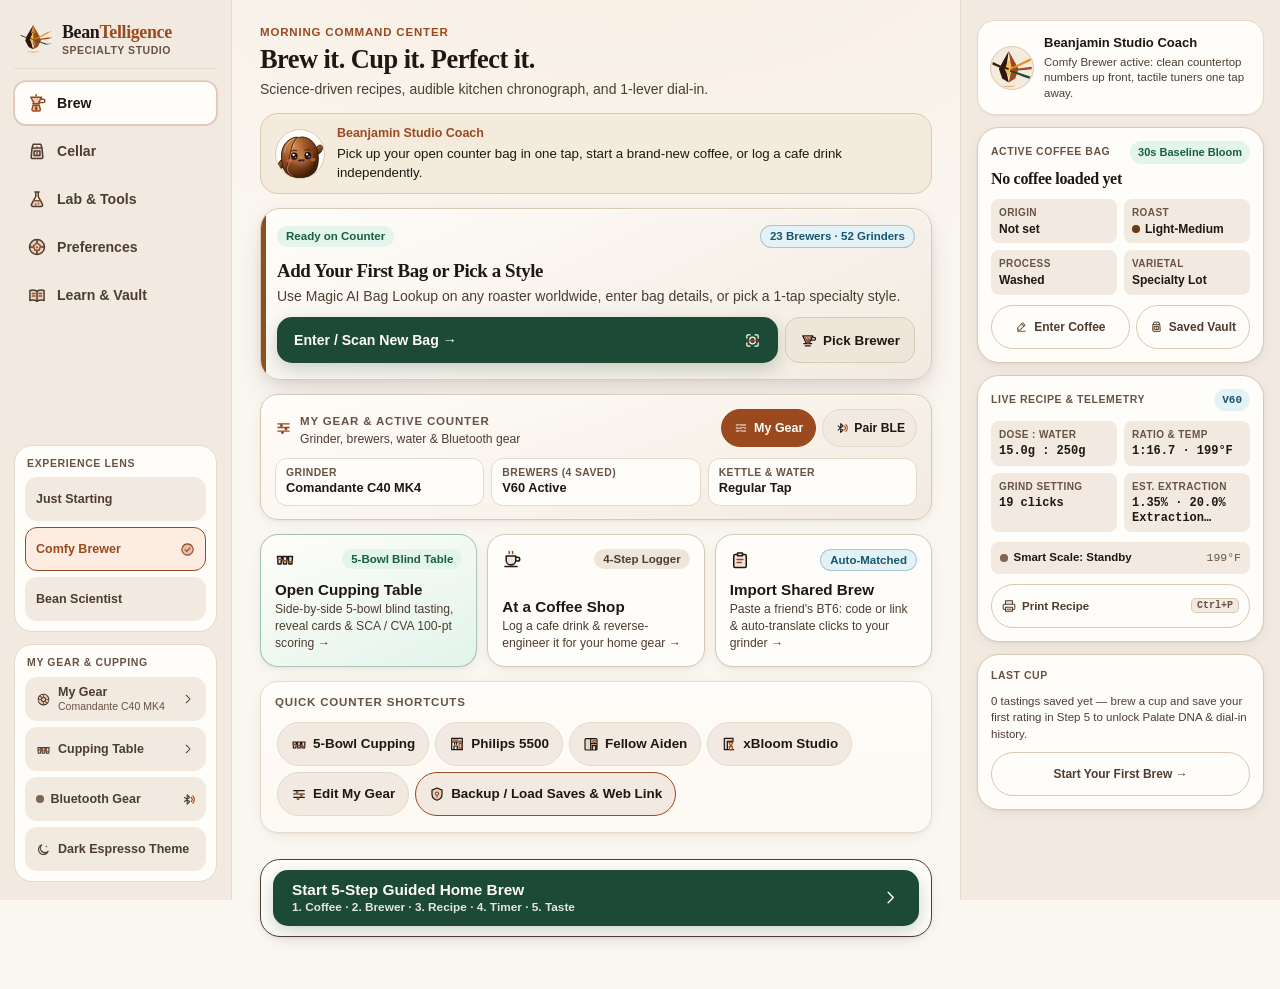
<file: mobile/www/index.html>
<!doctype html>
<html lang="en" data-science-lens="hybrid" data-lens="comfy">
<head>
<meta charset="utf-8">
<meta name="viewport" content="width=device-width, initial-scale=1, viewport-fit=cover, interactive-widget=resizes-content">
<meta http-equiv="Content-Security-Policy" content="default-src 'self' data: blob:; script-src 'self' 'unsafe-inline'; style-src 'self' 'unsafe-inline'; img-src 'self' data: blob:; font-src 'self' data:; connect-src 'self' https: http://localhost:* http://127.0.0.1:* http://192.168.*:* http://10.*:* http://172.*:*; object-src 'none'; base-uri 'self';">
<meta name="theme-color" id="metaThemeLight" content="#FAF6F0" media="(prefers-color-scheme: light)">
<meta name="theme-color" id="metaThemeDark" content="#13100E" media="(prefers-color-scheme: dark)">
<meta name="mobile-web-app-capable" content="yes">
<meta name="apple-mobile-web-app-capable" content="yes">
<meta name="apple-mobile-web-app-status-bar-style" content="black-translucent">
<meta name="apple-mobile-web-app-title" content="BeanTelligence">
<meta name="application-name" content="BeanTelligence">
<meta name="description" content="BeanTelligence v7.6 — Research-calibrated specialty coffee recipe physics, effortless 10-second tasting review, 2-coffee blend physics, guided audible kitchen timer, 15-family Web Bluetooth telemetry, and Empirical Bayes palate modeling.">
<meta name="referrer" content="no-referrer">
<meta property="og:type" content="website">
<meta property="og:site_name" content="BeanTelligence">
<meta property="og:title" content="BeanTelligence — Specialty Coffee Science &amp; Sensory Studio">
<meta property="og:description" content="Research-calibrated brew recipes, effortless 10-second tasting review, 15-family Bluetooth scales &amp; smart coffee gear, 5-bowl blind cupping, and Empirical Bayes palate modeling.">
<meta property="og:image" content="./icons/og-beanjamin.png">
<meta property="og:image:width" content="1200">
<meta property="og:image:height" content="630">
<meta property="og:image:alt" content="Beanjamin mascot and BeanTelligence Specialty Coffee Science &amp; Sensory Studio">
<meta name="twitter:card" content="summary_large_image">
<meta name="twitter:title" content="BeanTelligence — Specialty Coffee Science &amp; Sensory Studio">
<meta name="twitter:description" content="Research-calibrated brew recipes, Bluetooth scales &amp; smart coffee gear, and effortless tasting dial-in.">
<meta name="twitter:image" content="./icons/og-beanjamin.png">
<link rel="manifest" href="./manifest.webmanifest">
<link rel="apple-touch-icon" sizes="180x180" href="./icons/icon-180.png">
<link rel="icon" type="image/svg+xml" href="data:image/svg+xml,%3Csvg xmlns='http://www.w3.org/2000/svg' viewBox='0 0 64 64'%3E%3Crect width='64' height='64' rx='15' fill='%23130E0B'/%3E%3Cellipse cx='32' cy='33' rx='20' ry='24' fill='%239A4A1E' stroke='%23F6BE58' stroke-width='2'/%3E%3Cpath d='M16 26C19 14 29 10 39 11C45 12 49 17 50 24C44 19 37 17 31 18C24 19 19 22 16 26Z' fill='%23F6BE58'/%3E%3Cpath d='M33 10C29 22 35 42 30 56' fill='none' stroke='%233A1A0B' stroke-width='3.2' stroke-linecap='round'/%3E%3Ccircle cx='24' cy='33' r='4.6' fill='%23FFFDF9'/%3E%3Ccircle cx='40' cy='33' r='4.6' fill='%23FFFDF9'/%3E%3Ccircle cx='24.6' cy='33.4' r='2.4' fill='%231B0E08'/%3E%3Ccircle cx='40.6' cy='33.4' r='2.4' fill='%231B0E08'/%3E%3Ccircle cx='25.4' cy='32.4' r='0.9' fill='%23FFFDF9'/%3E%3Ccircle cx='41.4' cy='32.4' r='0.9' fill='%23FFFDF9'/%3E%3Cpath d='M26 42Q32 47 38 42' fill='none' stroke='%23FFF6E5' stroke-width='2.4' stroke-linecap='round'/%3E%3C/svg%3E">
<link rel="icon" type="image/png" sizes="192x192" href="./icons/icon-192.png">
<link rel="icon" type="image/png" sizes="64x64" href="./icons/icon-64.png">
<link rel="shortcut icon" href="./icons/icon-192.png">
<title>BeanTelligence v7.6 — Specialty Coffee Science &amp; Sensory Studio</title>
<link rel="stylesheet" href="./styles.css">

</head>
<body>
<a href="#mount" class="bt-skip-link" id="skipLink">Skip to workspace</a>

<svg id="bt-svg-defs" width="0" height="0" style="position:fixed;width:0;height:0;pointer-events:none;overflow:hidden" aria-hidden="true" focusable="false" xmlns="http://www.w3.org/2000/svg">
  <symbol id="bt-mark" viewBox="0 0 200 200">
    <g transform="translate(100 100) scale(0.215) translate(-518 -500)">
      <path d="M 444 136 L 274 422 L 236 548 L 324 712 L 444 776 L 382 536 L 444 308 Z" fill="var(--bt-prism-left, #2E160B)"/>
      <path d="M 444 136 L 614 422 L 652 548 L 564 712 L 444 776 L 506 536 L 444 308 Z" fill="var(--bt-prism-right, #9A4A1E)"/>
      <path d="M 444 136 L 382 356 L 444 308 L 506 356 Z" fill="var(--bt-prism-crown, #D98B26)"/>
      <path d="M 444 308 L 444 684 L 358 514 Z" fill="var(--bt-prism-heart, #F6BE58)"/>
      <path d="M 444 308 L 530 514 L 444 684 Z" fill="var(--bt-prism-right, #9A4A1E)" fill-opacity="0.88"/>
      <path d="M 118 392 L 266 456 L 444 504 L 444 522 L 258 476 L 110 412 Z" fill="var(--bt-prism-beam, #381C0D)"/>
      <path d="M 452 500 C 552 480 652 424 756 358 C 814 322 864 306 908 304 C 872 334 820 362 762 398 C 664 458 564 500 452 514 Z" fill="var(--bt-prism-wave1, #E09224)"/>
      <path d="M 456 510 C 572 508 688 488 798 468 C 846 460 888 460 924 468 C 886 488 842 498 792 506 C 684 522 572 528 456 524 Z" fill="var(--bt-prism-wave2, #9A4A1E)"/>
      <path d="M 450 522 C 558 540 664 580 762 612 C 814 628 862 632 902 622 C 864 650 810 656 752 638 C 654 608 554 560 450 536 Z" fill="var(--bt-prism-wave3, #1C4A36)"/>
      <circle cx="912" cy="303" r="12" fill="var(--bt-prism-wave1, #E09224)"/>
      <circle cx="928" cy="468" r="11" fill="var(--bt-prism-wave2, #9A4A1E)"/>
      <circle cx="906" cy="621" r="11" fill="var(--bt-prism-wave3, #1C4A36)"/>
      <path d="M 256 826 C 334 868 554 868 632 826 C 552 848 336 848 256 826 Z" fill="var(--bt-prism-crown, #D98B26)"/>
    </g>
  </symbol>
  <symbol id="bt-medal" viewBox="0 0 120 120">
    <circle cx="60" cy="60" r="54" fill="var(--bj-stage-bg, #F4EBDD)" stroke="var(--bt-prism-crown, #D98B26)" stroke-width="3"/>
    <circle cx="60" cy="60" r="46" fill="none" stroke="var(--bt-prism-crown, #D98B26)" stroke-width="1.4" stroke-dasharray="2 4" opacity="0.65"/>
    <use href="#bt-mark" x="18" y="18" width="84" height="84"/>
  </symbol>
  <symbol id="bt-badge" viewBox="0 0 400 356">
    <rect x="24" y="18" width="352" height="320" rx="36" fill="var(--card, #FFFDF9)" stroke="var(--line, #D8C8B6)" stroke-width="2"/>
    <circle cx="200" cy="142" r="82" fill="var(--bj-stage-bg, #F4EBDD)" stroke="var(--bj-stage-border, #DCC9B0)" stroke-width="1.5"/>
    <use href="#bt-mark" x="122" y="64" width="156" height="156"/>
    <text x="200" y="268" text-anchor="middle" font-family="Lora, Georgia, serif" font-weight="700" font-size="30" letter-spacing="-0.5" fill="var(--bt-wordmark-bean, #1F1712)">Bean<tspan fill="var(--bt-wordmark-accent, #9A4A1E)">Telligence</tspan></text>
    <text x="200" y="296" text-anchor="middle" font-family="Plus Jakarta Sans, -apple-system, sans-serif" font-weight="600" font-size="12.5" letter-spacing="1.2" fill="var(--bt-wordmark-sub, #685244)">A LITTLE SCIENCE, A LOT OF DELICIOUS.</text>
  </symbol>
</svg>

<div id="app-shell">
  <aside id="side-nav" aria-label="Studio Navigation">
    <div class="bt-rail-top-group">
      <button type="button" class="bt-rail-wordmark" id="rail-wordmark-btn" aria-label="BeanTelligence Home"></button>
      <nav class="bt-rail-nav" id="rail-tabs" aria-label="Primary Studio Tabs"></nav>
    </div>
    <div class="bt-rail-bottom-group">
      <div class="bt-rail-box" id="rail-lens-box" role="group" aria-label="Experience Lens"></div>
      <div class="bt-rail-box" id="rail-footer"></div>
    </div>
  </aside>

  <div class="bt-center-stage" id="center-stage">
    <header id="top-chrome" role="banner">
      <div class="bt-top-left">
        <button type="button" class="bt-top-brand" id="top-brand-btn" aria-label="BeanTelligence Home"></button>
      </div>
      <div class="bt-top-right">
        <div class="bt-lens-seg" id="top-lens-seg" role="group" aria-label="Experience Lens">
          <button type="button" data-lens-mode="starter" aria-pressed="false" title="Just Starting — warm plain English">Start</button>
          <button type="button" data-lens-mode="comfy" aria-pressed="true" title="Comfy Brewer — everyday specialty">Comfy</button>
          <button type="button" data-lens-mode="scientist" aria-pressed="false" title="Bean Scientist — full %TDS, %EY and citations">Sci</button>
        </div>
        <button type="button" class="bt-chrome-pill bt-gear-btn" id="top-gear-pill" aria-label="My Gear and Brewers Setup"></button>
        <button type="button" class="bt-chrome-pill bt-ble-dot-btn" id="top-ble-pill" aria-label="Bluetooth and Workflow Sensors">
          <span class="bt-status-dot" id="top-ble-dot"></span>
        </button>
        <button type="button" class="bt-icon-btn" id="top-theme-btn" aria-label="Toggle Light or Dark theme"></button>
      </div>
    </header>

    <div class="bt-workspace" id="workspace-grid">
      <main id="mount" tabindex="-1"></main>
      <div id="detail-pane" role="region" aria-label="Selected Detail Inspector"></div>
    </div>

    <div id="cta-shelf" class="bt-cta-shelf" hidden></div>
  </div>

  <aside id="studio-aside" aria-label="Live Telemetry and Beanjamin Studio Coach"></aside>

  <nav id="bottom-dock" aria-label="Primary Tabs"></nav>
</div>

<div id="sheet-backdrop" hidden aria-hidden="true"></div>
<section id="sheet" role="dialog" aria-modal="true" aria-labelledby="sheet-title" tabindex="-1" data-detent="half" hidden>
  <div class="bt-sheet-grab-zone" id="sheet-grab-zone" aria-hidden="true">
    <span class="bt-sheet-grab-pill"></span>
  </div>
  <header class="bt-sheet-header">
    <h2 class="bt-sheet-title" id="sheet-title">Studio</h2>
    <button type="button" class="bt-sheet-close" id="sheet-close-btn" aria-label="Close sheet"></button>
  </header>
  <div class="bt-sheet-body" id="sheet-body"></div>
</section>

<div id="keypad-host" hidden></div>
<div id="xray-loupe" role="tooltip" hidden></div>
<div id="toast-host" role="status" aria-live="polite" aria-atomic="true"></div>

<script src="./bt-core.js"></script>
<script src="./bt-platform.js"></script>
<script src="./bt-ui.js"></script>
</body>
</html>
</file>
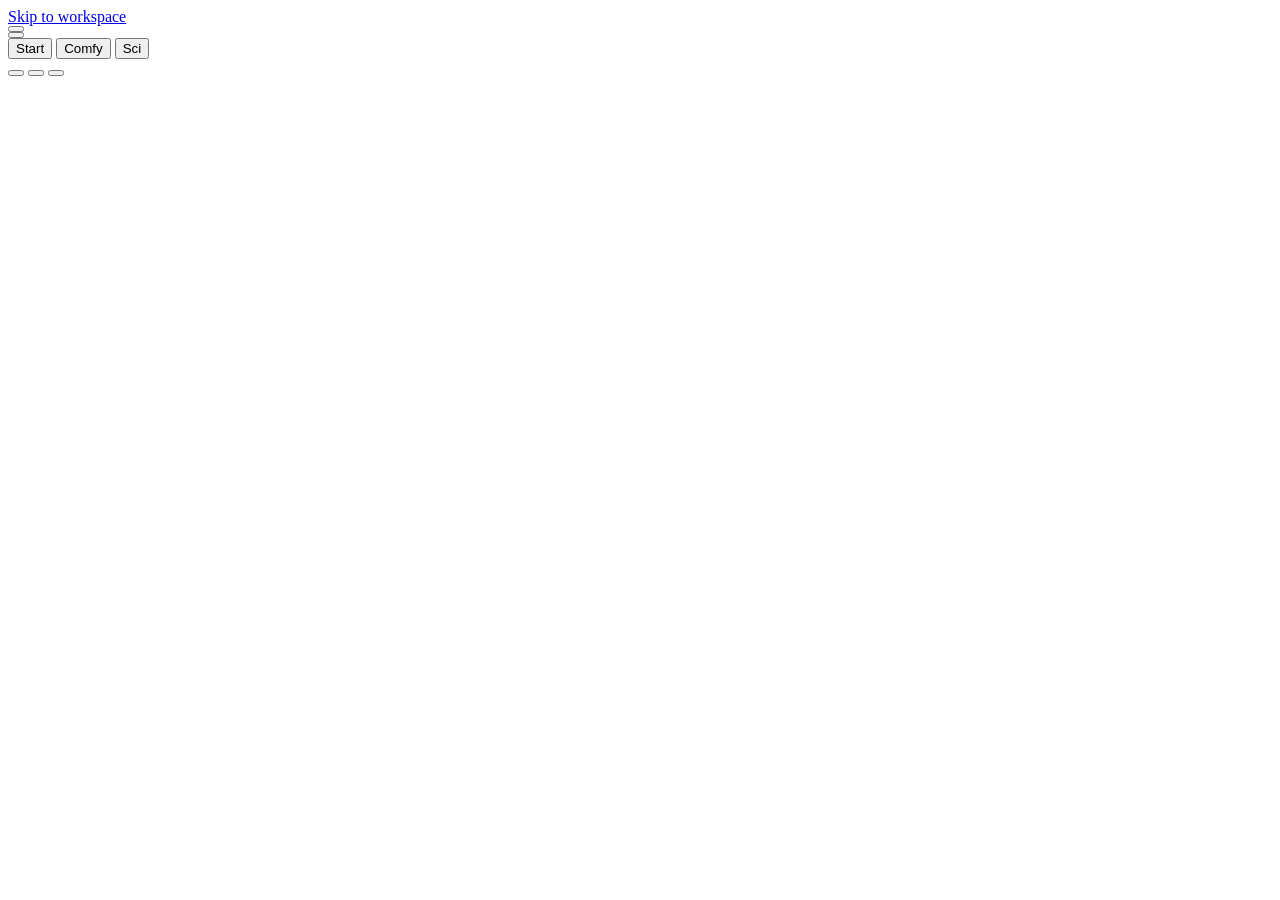
<file: src/v6/html/0100-shell.html>
</style>
</head>
<body>
<a href="#mount" class="bt-skip-link" id="skipLink">Skip to workspace</a>

<svg id="bt-svg-defs" width="0" height="0" style="position:fixed;width:0;height:0;pointer-events:none;overflow:hidden" aria-hidden="true" focusable="false" xmlns="http://www.w3.org/2000/svg">
  <symbol id="bt-mark" viewBox="0 0 200 200">
    <g transform="translate(100 100) scale(0.215) translate(-518 -500)">
      <path d="M 444 136 L 274 422 L 236 548 L 324 712 L 444 776 L 382 536 L 444 308 Z" fill="var(--bt-prism-left, #2E160B)"/>
      <path d="M 444 136 L 614 422 L 652 548 L 564 712 L 444 776 L 506 536 L 444 308 Z" fill="var(--bt-prism-right, #9A4A1E)"/>
      <path d="M 444 136 L 382 356 L 444 308 L 506 356 Z" fill="var(--bt-prism-crown, #D98B26)"/>
      <path d="M 444 308 L 444 684 L 358 514 Z" fill="var(--bt-prism-heart, #F6BE58)"/>
      <path d="M 444 308 L 530 514 L 444 684 Z" fill="var(--bt-prism-right, #9A4A1E)" fill-opacity="0.88"/>
      <path d="M 118 392 L 266 456 L 444 504 L 444 522 L 258 476 L 110 412 Z" fill="var(--bt-prism-beam, #381C0D)"/>
      <path d="M 452 500 C 552 480 652 424 756 358 C 814 322 864 306 908 304 C 872 334 820 362 762 398 C 664 458 564 500 452 514 Z" fill="var(--bt-prism-wave1, #E09224)"/>
      <path d="M 456 510 C 572 508 688 488 798 468 C 846 460 888 460 924 468 C 886 488 842 498 792 506 C 684 522 572 528 456 524 Z" fill="var(--bt-prism-wave2, #9A4A1E)"/>
      <path d="M 450 522 C 558 540 664 580 762 612 C 814 628 862 632 902 622 C 864 650 810 656 752 638 C 654 608 554 560 450 536 Z" fill="var(--bt-prism-wave3, #1C4A36)"/>
      <circle cx="912" cy="303" r="12" fill="var(--bt-prism-wave1, #E09224)"/>
      <circle cx="928" cy="468" r="11" fill="var(--bt-prism-wave2, #9A4A1E)"/>
      <circle cx="906" cy="621" r="11" fill="var(--bt-prism-wave3, #1C4A36)"/>
      <path d="M 256 826 C 334 868 554 868 632 826 C 552 848 336 848 256 826 Z" fill="var(--bt-prism-crown, #D98B26)"/>
    </g>
  </symbol>
  <symbol id="bt-medal" viewBox="0 0 120 120">
    <circle cx="60" cy="60" r="54" fill="var(--bj-stage-bg, #F4EBDD)" stroke="var(--bt-prism-crown, #D98B26)" stroke-width="3"/>
    <circle cx="60" cy="60" r="46" fill="none" stroke="var(--bt-prism-crown, #D98B26)" stroke-width="1.4" stroke-dasharray="2 4" opacity="0.65"/>
    <use href="#bt-mark" x="18" y="18" width="84" height="84"/>
  </symbol>
  <symbol id="bt-badge" viewBox="0 0 400 356">
    <rect x="24" y="18" width="352" height="320" rx="36" fill="var(--card, #FFFDF9)" stroke="var(--line, #D8C8B6)" stroke-width="2"/>
    <circle cx="200" cy="142" r="82" fill="var(--bj-stage-bg, #F4EBDD)" stroke="var(--bj-stage-border, #DCC9B0)" stroke-width="1.5"/>
    <use href="#bt-mark" x="122" y="64" width="156" height="156"/>
    <text x="200" y="268" text-anchor="middle" font-family="Lora, Georgia, serif" font-weight="700" font-size="30" letter-spacing="-0.5" fill="var(--bt-wordmark-bean, #1F1712)">Bean<tspan fill="var(--bt-wordmark-accent, #9A4A1E)">Telligence</tspan></text>
    <text x="200" y="296" text-anchor="middle" font-family="Plus Jakarta Sans, -apple-system, sans-serif" font-weight="600" font-size="12.5" letter-spacing="1.2" fill="var(--bt-wordmark-sub, #685244)">A LITTLE SCIENCE, A LOT OF DELICIOUS.</text>
  </symbol>
</svg>

<div id="app-shell">
  <aside id="side-nav" aria-label="Studio Navigation">
    <div class="bt-rail-top-group">
      <button type="button" class="bt-rail-wordmark" id="rail-wordmark-btn" aria-label="BeanTelligence Home"></button>
      <nav class="bt-rail-nav" id="rail-tabs" aria-label="Primary Studio Tabs"></nav>
    </div>
    <div class="bt-rail-bottom-group">
      <div class="bt-rail-box" id="rail-lens-box" role="group" aria-label="Experience Lens"></div>
      <div class="bt-rail-box" id="rail-footer"></div>
    </div>
  </aside>

  <div class="bt-center-stage" id="center-stage">
    <header id="top-chrome" role="banner">
      <div class="bt-top-left">
        <button type="button" class="bt-top-brand" id="top-brand-btn" aria-label="BeanTelligence Home"></button>
      </div>
      <div class="bt-top-right">
        <div class="bt-lens-seg" id="top-lens-seg" role="group" aria-label="Experience Lens">
          <button type="button" data-lens-mode="starter" aria-pressed="false" title="Just Starting — warm plain English">Start</button>
          <button type="button" data-lens-mode="comfy" aria-pressed="true" title="Comfy Brewer — everyday specialty">Comfy</button>
          <button type="button" data-lens-mode="scientist" aria-pressed="false" title="Bean Scientist — full %TDS, %EY and citations">Sci</button>
        </div>
        <button type="button" class="bt-chrome-pill bt-gear-btn" id="top-gear-pill" aria-label="My Gear and Brewers Setup"></button>
        <button type="button" class="bt-chrome-pill bt-ble-dot-btn" id="top-ble-pill" aria-label="Bluetooth and Workflow Sensors">
          <span class="bt-status-dot" id="top-ble-dot"></span>
        </button>
        <button type="button" class="bt-icon-btn" id="top-theme-btn" aria-label="Toggle Light or Dark theme"></button>
      </div>
    </header>

    <div class="bt-workspace" id="workspace-grid">
      <main id="mount" tabindex="-1"></main>
      <div id="detail-pane" role="region" aria-label="Selected Detail Inspector"></div>
    </div>

    <div id="cta-shelf" class="bt-cta-shelf" hidden></div>
  </div>

  <aside id="studio-aside" aria-label="Live Telemetry and Beanjamin Studio Coach"></aside>

  <nav id="bottom-dock" aria-label="Primary Tabs"></nav>
</div>

<div id="sheet-backdrop" hidden aria-hidden="true"></div>
<section id="sheet" role="dialog" aria-modal="true" aria-labelledby="sheet-title" tabindex="-1" data-detent="half" hidden>
  <div class="bt-sheet-grab-zone" id="sheet-grab-zone" aria-hidden="true">
    <span class="bt-sheet-grab-pill"></span>
  </div>
  <header class="bt-sheet-header">
    <h2 class="bt-sheet-title" id="sheet-title">Studio</h2>
    <button type="button" class="bt-sheet-close" id="sheet-close-btn" aria-label="Close sheet"></button>
  </header>
  <div class="bt-sheet-body" id="sheet-body"></div>
</section>

<div id="keypad-host" hidden></div>
<div id="xray-loupe" role="tooltip" hidden></div>
<div id="toast-host" role="status" aria-live="polite" aria-atomic="true"></div>

<script>
</file>
